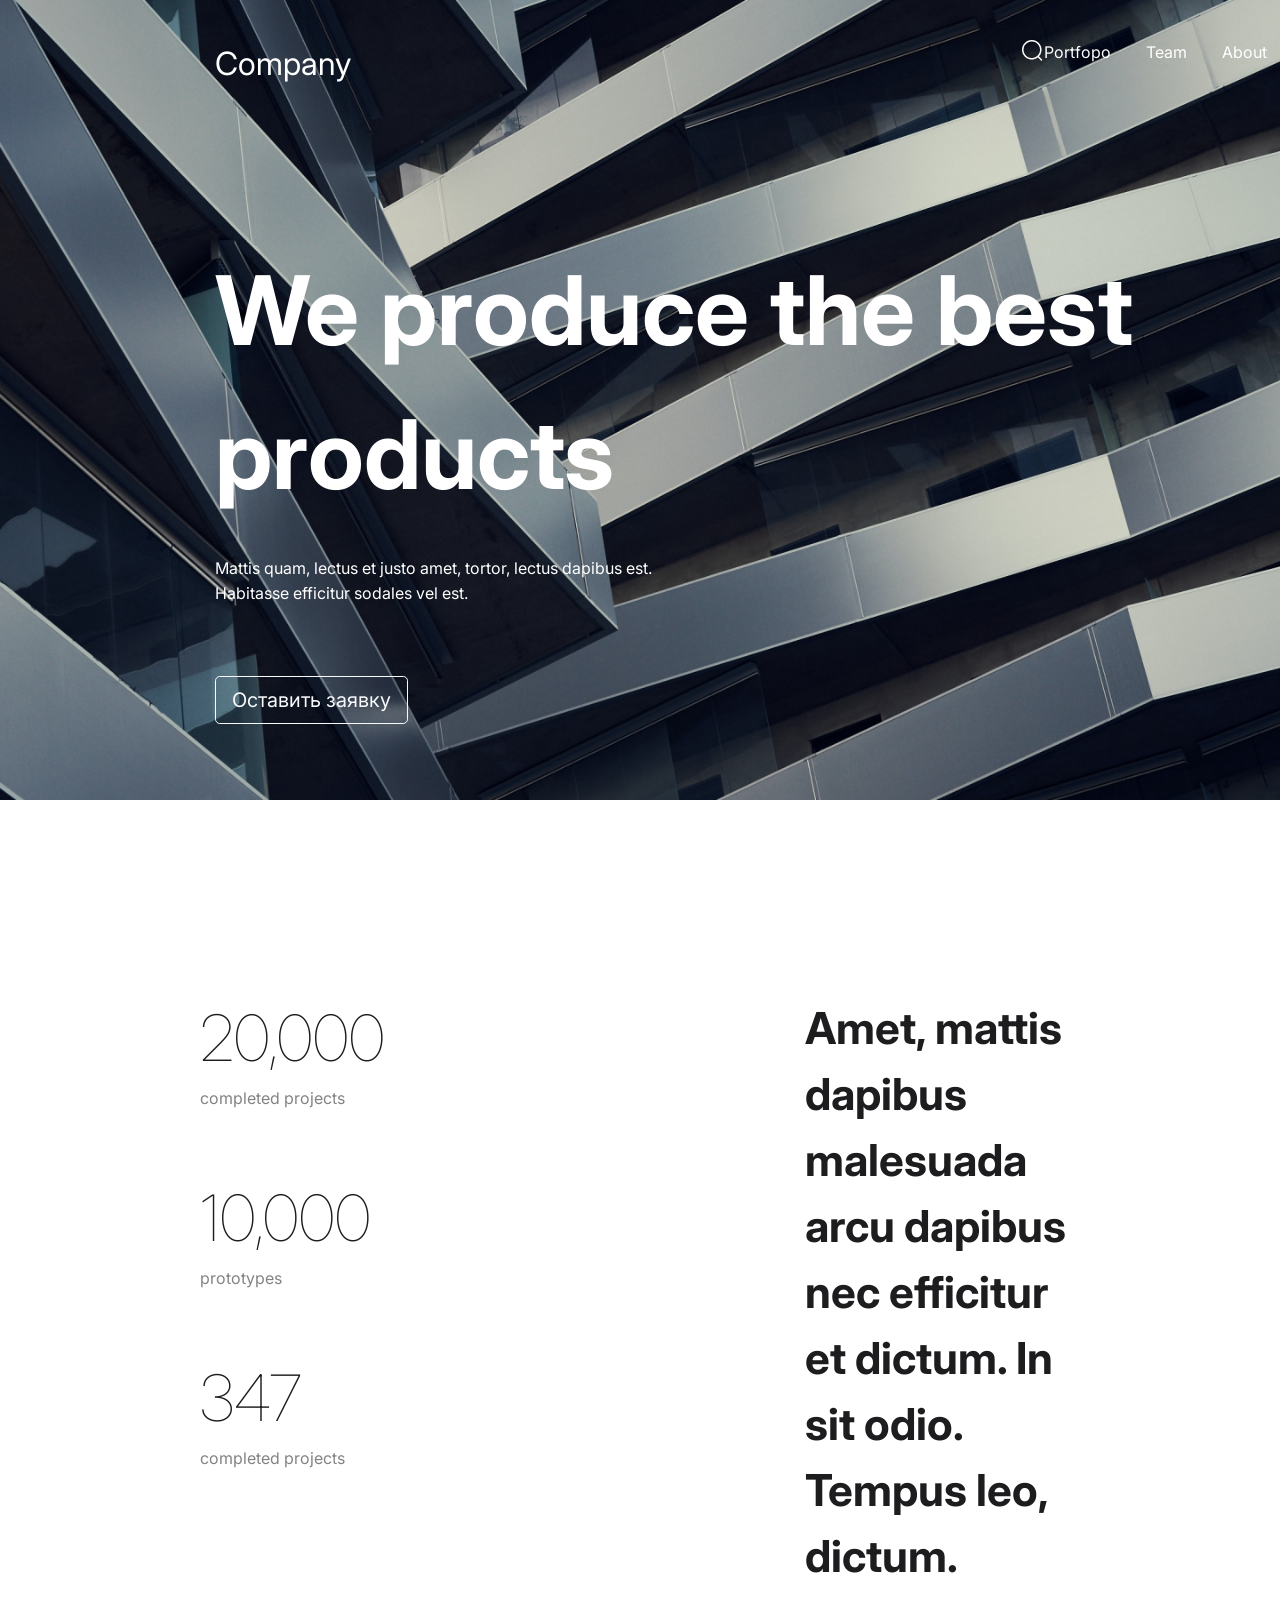
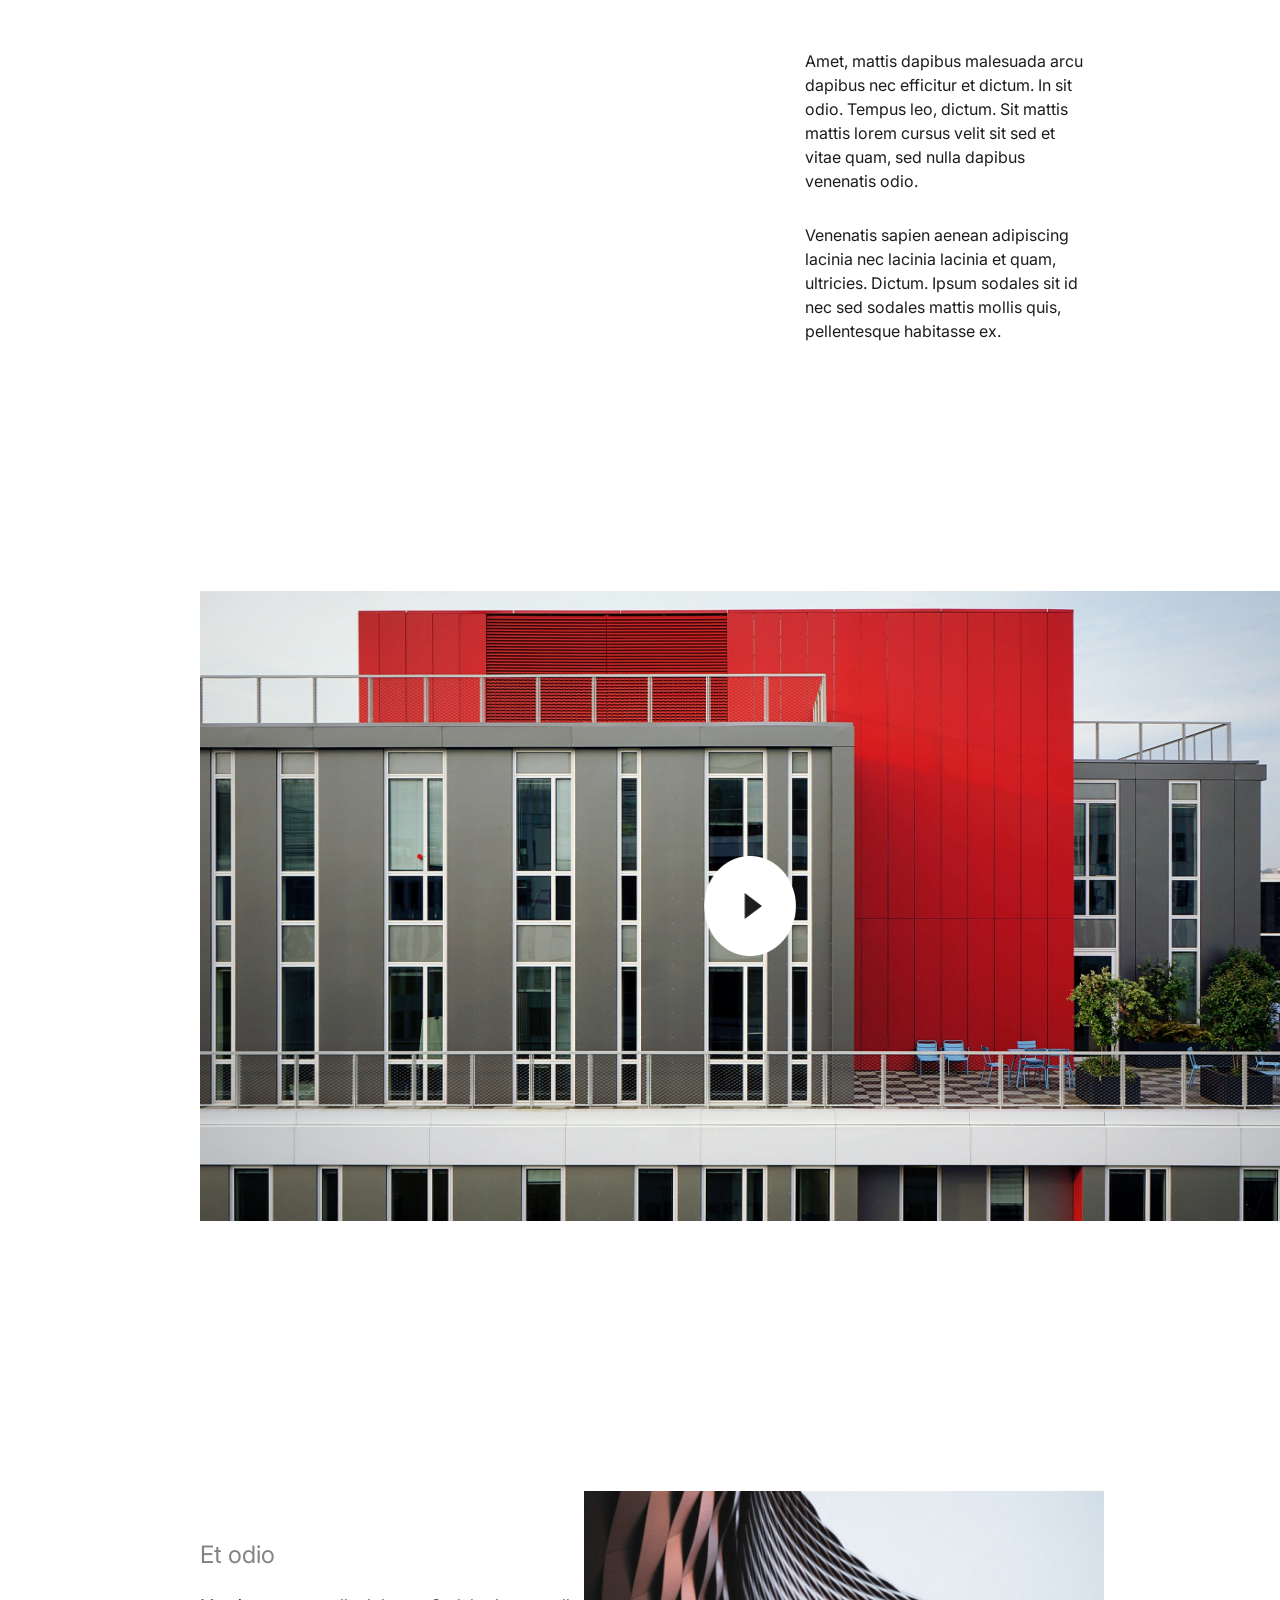
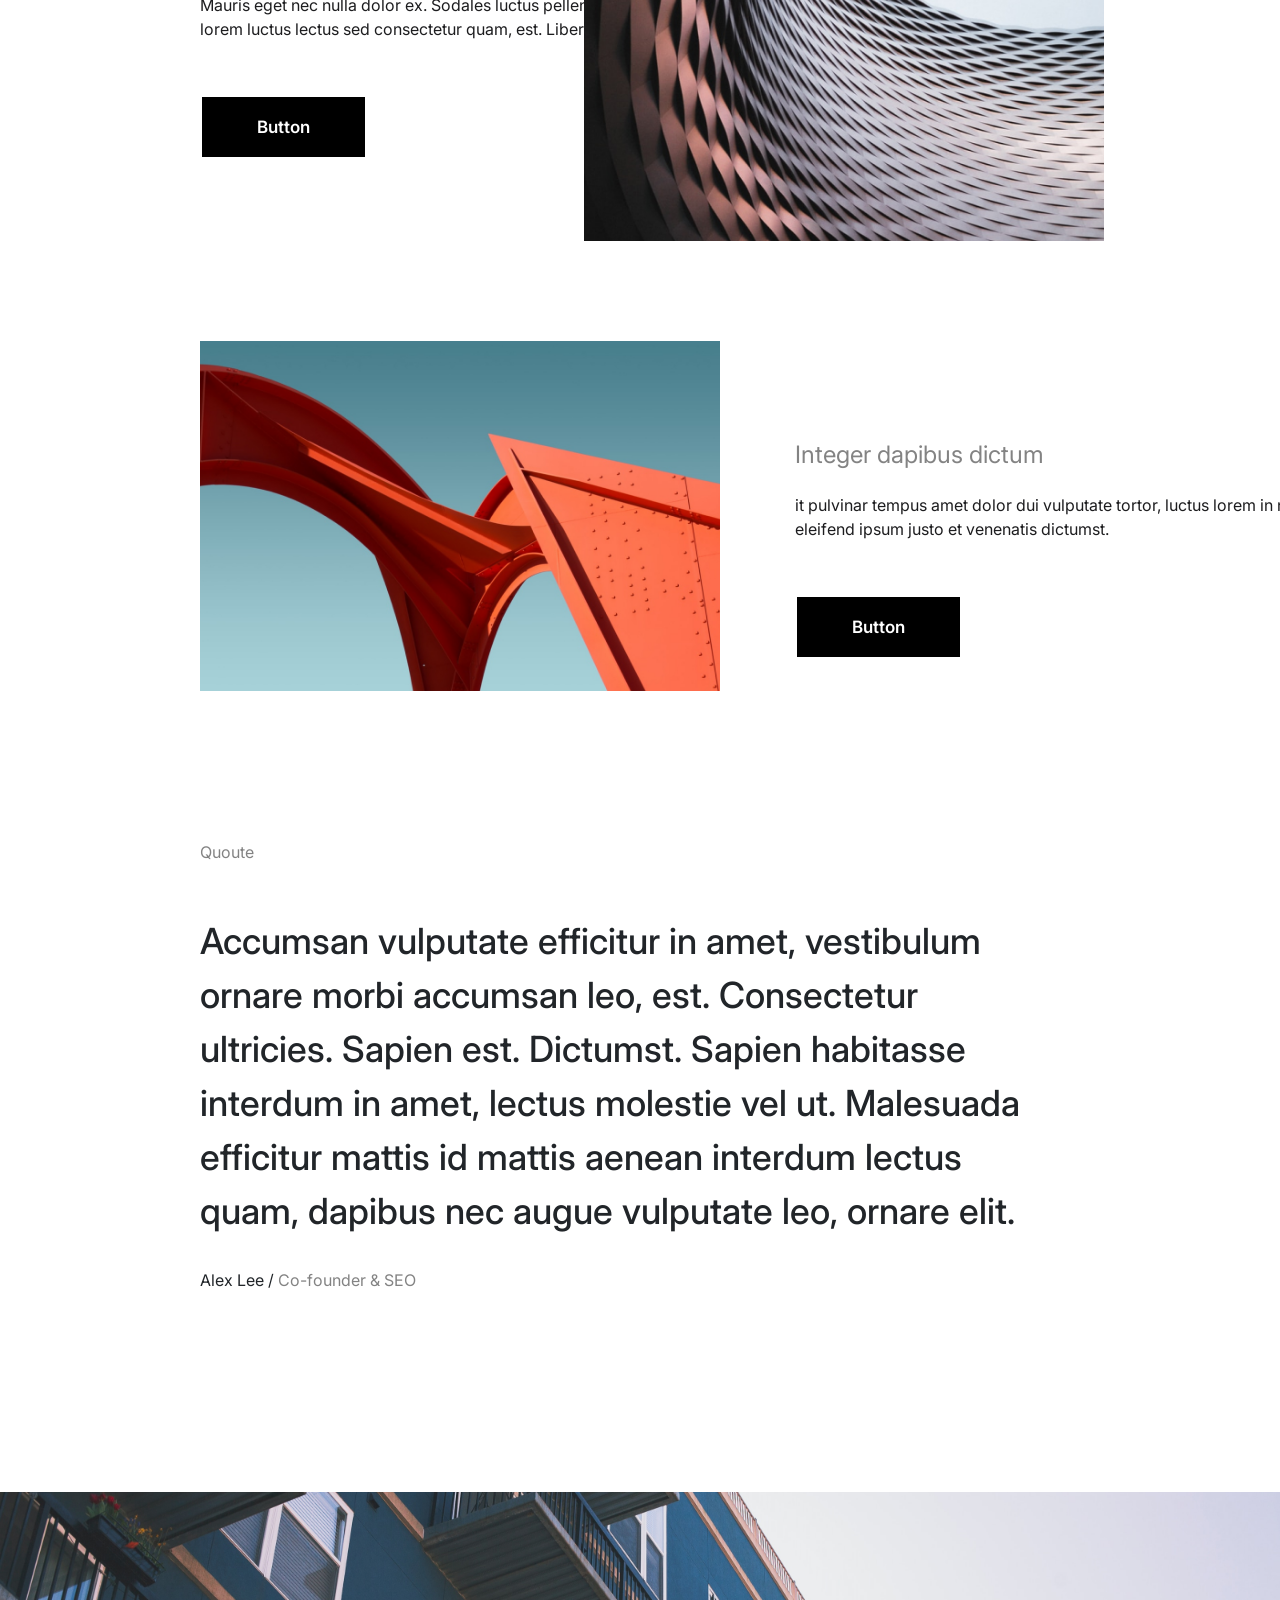
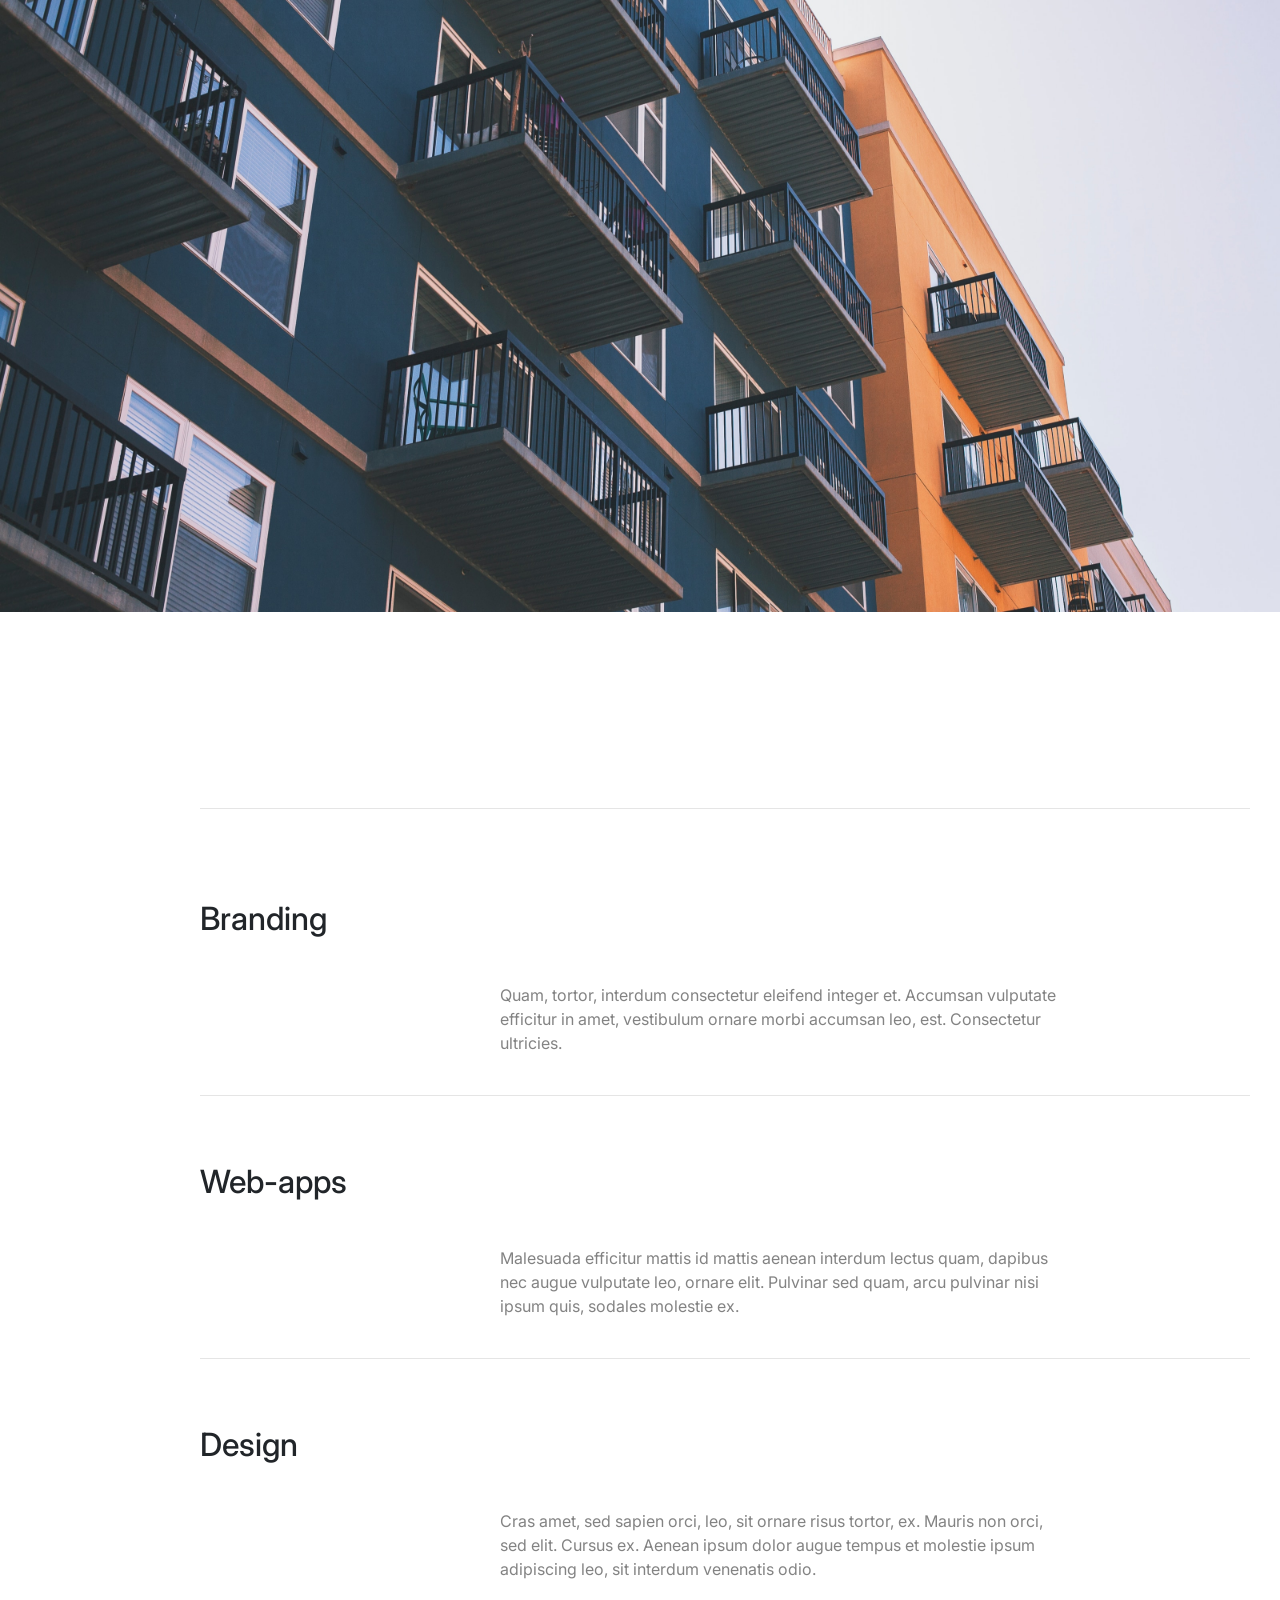
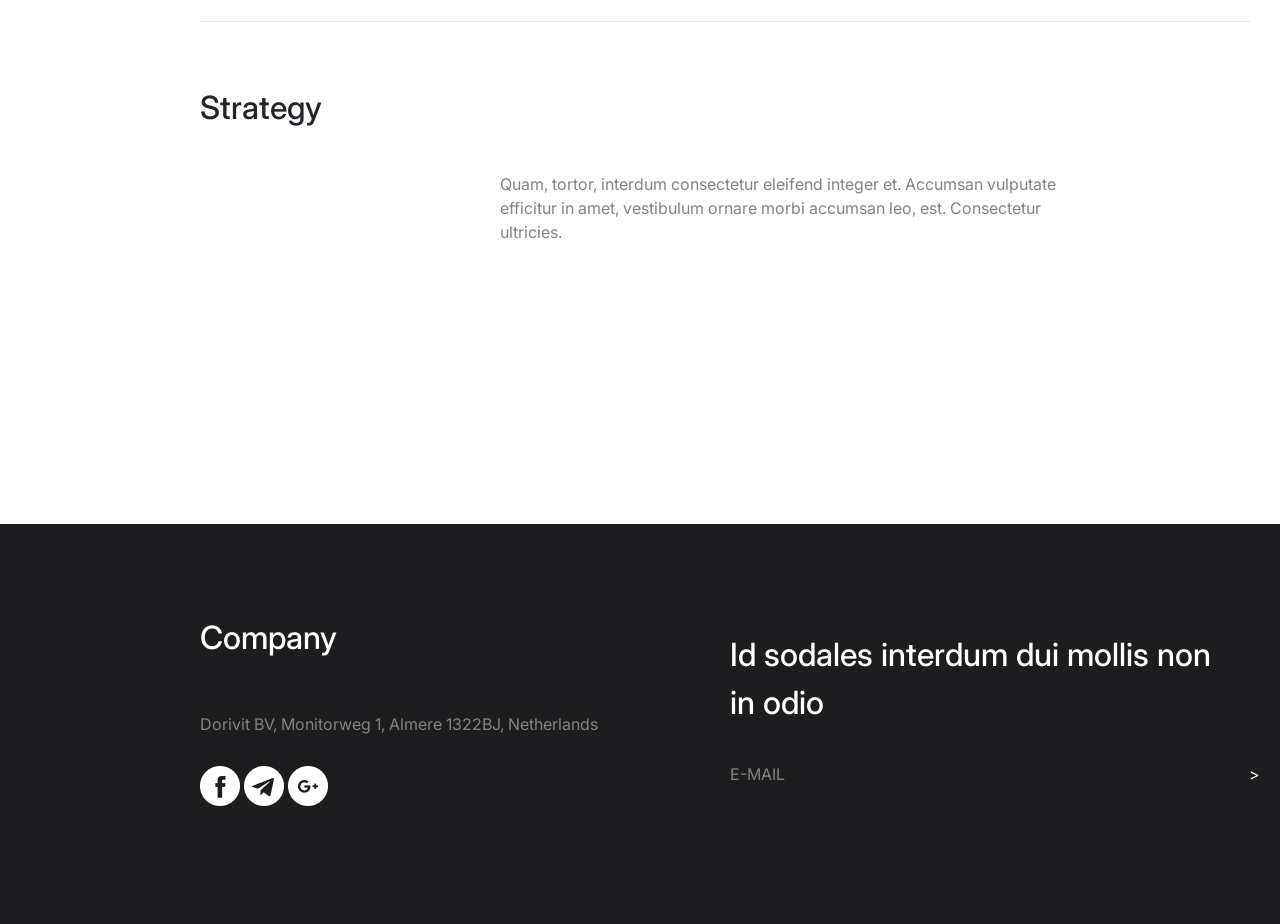
<file: www2 6лаба/www2/index.html>
<!DOCTYPE html>
<html lang="en">
<head>
    <meta charset="UTF-8">
    <meta name="viewport" content="width=\, initial-scale=1.0">
    <title>Сайтик</title>
    <link rel="preconnect" href="https://fonts.googleapis.com">
    <link rel="preconnect" href="https://fonts.gstatic.com" crossorigin>
    <link href="https://fonts.googleapis.com/css2?family=Inter:wght@300;400;500;600;700&display=swap" rel="stylesheet">
    <link rel="stylesheet" href="https://cdn.jsdelivr.net/npm/bootstrap@4.0.0/dist/css/bootstrap.min.css" integrity="sha384-Gn5384xqQ1aoWXA+058RXPxPg6fy4IWvTNh0E263XmFcJlSAwiGgFAW/dAiS6JXm" crossorigin="anonymous">
    <script src="https://cdn.jsdelivr.net/npm/bootstrap@5.0.2/dist/js/bootstrap.bundle.min.js" integrity="sha384-MrcW6ZMFYlzcLA8Nl+NtUVF0sA7MsXsP1UyJoMp4YLEuNSfAP+JcXn/tWtIaxVXM" crossorigin="anonymous"></script>
    <link rel="stylesheet" href="css/main.css">
</head>
<body>
    <header class="header">
        <div class="container">
            <div class="menu">
                <p1>Company</p1>
                <img src="img/Search.png" alt="search" class="search">
                <p>Portfopo</p>
                <p>Team</p>
                <p>About</p>
                <p>Blog</p>
                <p>Contact</p>
            </div>
            <div class="general">
                <h>We produce the best products</h>
                <p>Mattis quam, lectus et justo amet, tortor, lectus dapibus est. Habitasse efficitur sodales vel est.</p>
                <button type="button" class="btn btn-outline-light btn-lg btn-font-family" data-bs-toggle="modal" data-bs-target="#exampleModal">
                    Оставить заявку
                </button>
                    <div class="modal fade" id="exampleModal" tabindex="-1" aria-labelledby="exampleModalLabel" aria-hidden="true">
                        <div class="modal-dialog">
                        <div class="modal-content light-theme">
                            <div class="modal-header">
                                <h5 class="modal-title" style="font-size: 20px;" id="exampleModalLabel">Оставить заявку</h5>
                                <button type="button" class="btn-close" data-bs-dismiss="modal" aria-label="Закрыть"></button>
                            </div>
                            <div class="modal-body">
                                <form action="main.php" method="post">
                                    <div class="md-3">
                                        <label for="validationCustomUsername" class="form-label">Как к вам обращаться?</label>
                                        <div class="input-group has-validation">
                                        <input type="text" pattern="[A-Za-zА-Яа-яЁё]{,25}" class="form-control" id="validationCustomUsername" name="CustomUsername" aria-describedby="inputGroupPrepend" required>
                                        </div>
                                    </div>
                                    <div class="mb-3">
                                    <label for="exampleInputphonenumber" class="form-label">Введите Ваш номер телефона:</label>
                                    <input type="tel" class="form-control" pattern="[0-9]{11,}" data-format="+7 (ddd) ddd-dd-dd" class="form-control" id="exampleInputphonenumber" name="phonenumber" aria-describedby="emailHelp" required>
                                    </div>
                                    <button type="submit" class="btn btn-primary" id="done">Оставить заявку</button>
                                </form>
                            </div>
                            <div class="modal-footer">
                            <button type="button" class="btn btn-secondary" data-bs-dismiss="modal" id="closed">Закрыть</button>
                            </div>
                        </div>
                        </div>
                    </div>
            </div>
        </div>
    </header>
    <section class="section">
        <div class="text1sect">
            <p>20,000</p>
            <p1>completed projects</p1>
            <p>10,000</p>
            <p1>prototypes</p1>
            <p>347</p>
            <p1>completed projects</p1>
        </div>
        <div class="text2sect">
            <p1>Amet, mattis dapibus malesuada arcu dapibus nec efficitur et dictum. In sit odio. Tempus leo, dictum. </p1>
            <p>Amet, mattis dapibus malesuada arcu dapibus nec efficitur et dictum. In sit odio. Tempus leo, dictum. Sit mattis mattis lorem cursus velit sit sed et vitae quam, sed nulla dapibus venenatis odio.</p>
            <p>Venenatis sapien aenean adipiscing lacinia nec lacinia lacinia et quam, ultricies. Dictum. Ipsum sodales sit id nec sed sodales mattis mollis quis, pellentesque habitasse ex.</p>
        </div>
    
    </section>
    <section class="section1">
            <img style="width: 1100px;height: 630px; margin-left: 200px; margin-bottom: -700px; left: 200px; right: 200px;" src="img/videoimg.jpg" alt="photoplay">
        <section class="imgtext">
            <div class="imgtext1">
                <p1>Et odio</p1>
                <p>Mauris eget nec nulla dolor ex. Sodales luctus pellentesque cras ornare lorem luctus lectus sed consectetur quam, est. Libero, odi</p>
                <p2>Button</p2>
            </div>
            <img style="width: 520px;height: 350px;position: absolute; right: 176px;" src="img/section1img.jpg" alt="picture1" class="img1t">
        </section>
        <section class="imgtext2">
            <img style="width: 520px; height: 350px;margin-left: 200px; margin-top: 200px;" src="img/section2img.jpg" alt="picture2">
            <div class="imgtext3">
                <p1>Integer dapibus dictum</p1>
                <p>it pulvinar tempus amet dolor dui vulputate tortor, luctus lorem in nunc eleifend ipsum justo et venenatis dictumst.</p>
                <p2>Button</p2>
            </div>
        </section >
            <section class="justtext">
                <div class="justtext1">
                    <p1 style="font-size: 16px;color: #838383;">Quoute</p1>
                    <p style="font-weight: 500;font-size: 36px;margin-top: 50px;width: 820px;margin-bottom: 30px;">Accumsan vulputate efficitur in amet, vestibulum ornare morbi accumsan leo, est. Consectetur ultricies. Sapien est. Dictumst. Sapien habitasse interdum in amet, lectus molestie vel ut. Malesuada efficitur mattis id mattis aenean interdum lectus quam, dapibus nec augue vulputate leo, ornare elit.</p>
                    <p2 style="font-size: 16px;">Alex Lee /</p2>
                    <p3 style="font-size: 16px;color: #838383;"> Co-founder & SEO</p3>
                </div>
            </section>
        <img style="width: 100%; height: auto; margin-top: 200px;" src="img/section3img.jpg" alt="pict" class="justpic">
        <section class="footer0">
            <div class="fot0text">
                <hr style="margin-top: 190px;width: 1050px;margin-bottom: 40px;">
                <div class="nav">
                    <p>Branding</p>
                    <p1>Quam, tortor, interdum consectetur eleifend integer et. Accumsan vulputate efficitur in amet, vestibulum ornare morbi accumsan leo, est. Consectetur ultricies.</p1>
                </div>
                <hr style="margin-top: 190px;width: 1050px;margin-top: 40px;">
                <div class="nav">
                    <p>Web-apps</p>
                    <p1>Malesuada efficitur mattis id mattis aenean interdum lectus quam, dapibus nec augue vulputate leo, ornare elit. Pulvinar sed quam, arcu pulvinar nisi ipsum quis, sodales molestie ex.</p1>
                </div>  
                <hr style="margin-top: 190px;width: 1050px;margin-top: 40px;">
                <div class="nav">
                    <p>Design</p>
                <p1>Cras amet, sed sapien orci, leo, sit ornare risus tortor, ex. Mauris non orci, sed elit. Cursus ex. Aenean ipsum dolor augue tempus et molestie ipsum adipiscing leo, sit interdum venenatis odio.</p1>
                </div>
                <hr style="margin-top: 190px;width: 1050px;margin-top: 40px;">
                <div class="nav">
                    <p>Strategy</p>
                    <p1>Quam, tortor, interdum consectetur eleifend integer et. Accumsan vulputate efficitur in amet, vestibulum ornare morbi accumsan leo, est. Consectetur ultricies.</p1>
                </div>
            </div>
        </section>
    </section>
    
    <footer class="footer">
        <div class="footertext">
            <p>Company</p>
            <!-- <p0 style="width: 500px; margin-right: 270px;font-size: 32px;color: #fff;font-weight: 500;display: inline;">Id sodales interdum dui mollis non in odio</p0> -->
            <p1>Dorivit BV, Monitorweg 1, Almere 1322BJ, Netherlands</p1>
        </div>
        <div class="socialmedia">
            <img src="img/fb.png" alt="facebook">
            <img src="img/tg.png" alt="tg">
            <img src="img/google.png" alt="google">
        </div>
        <div class="emailetc">
            <p>Id sodales interdum dui mollis non in odio</p>
            <p1>E-MAIL</p1>
            <p2 style="color: #fff;">></p2>
            <hr align="left" size="1" style="color: #838383; width: 540px;margin-top: 20px;">
        </div>
    </footer>
    <script src="main.js"></script>
</body>
</html>
</file>
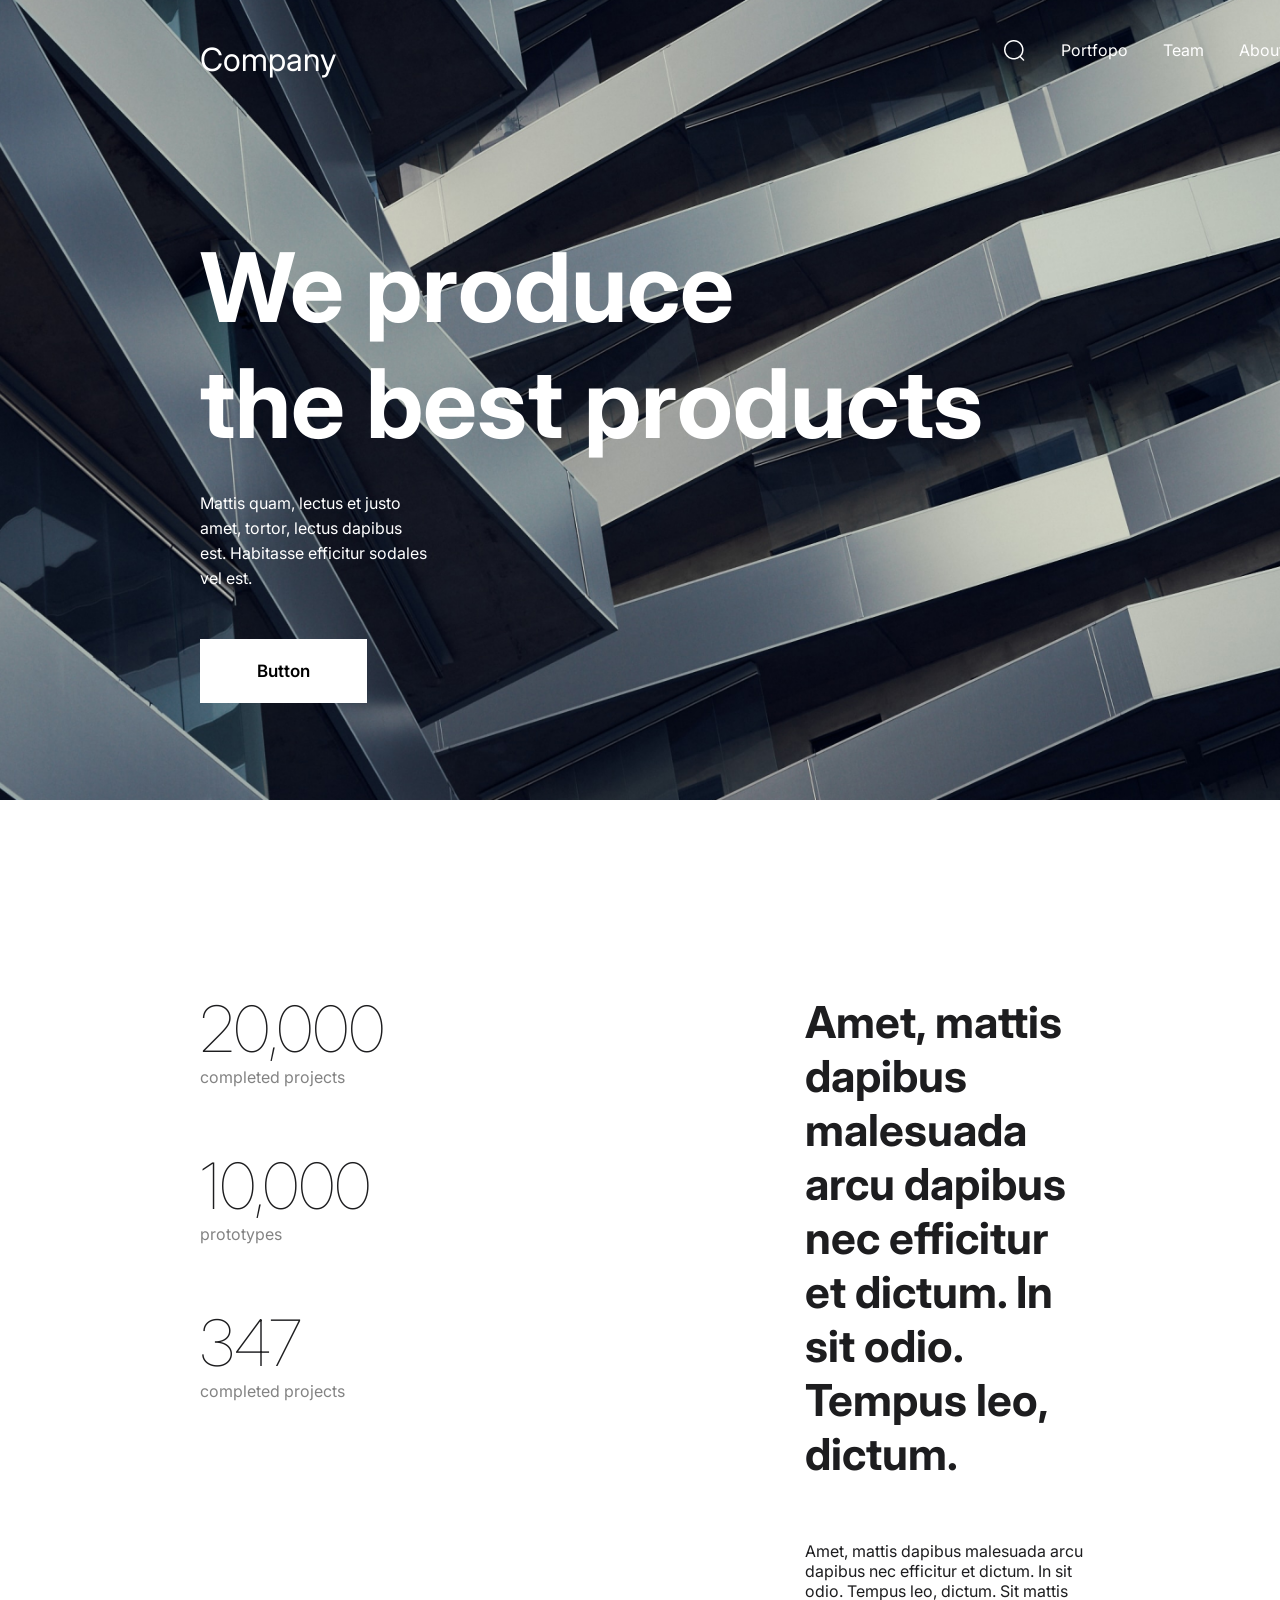
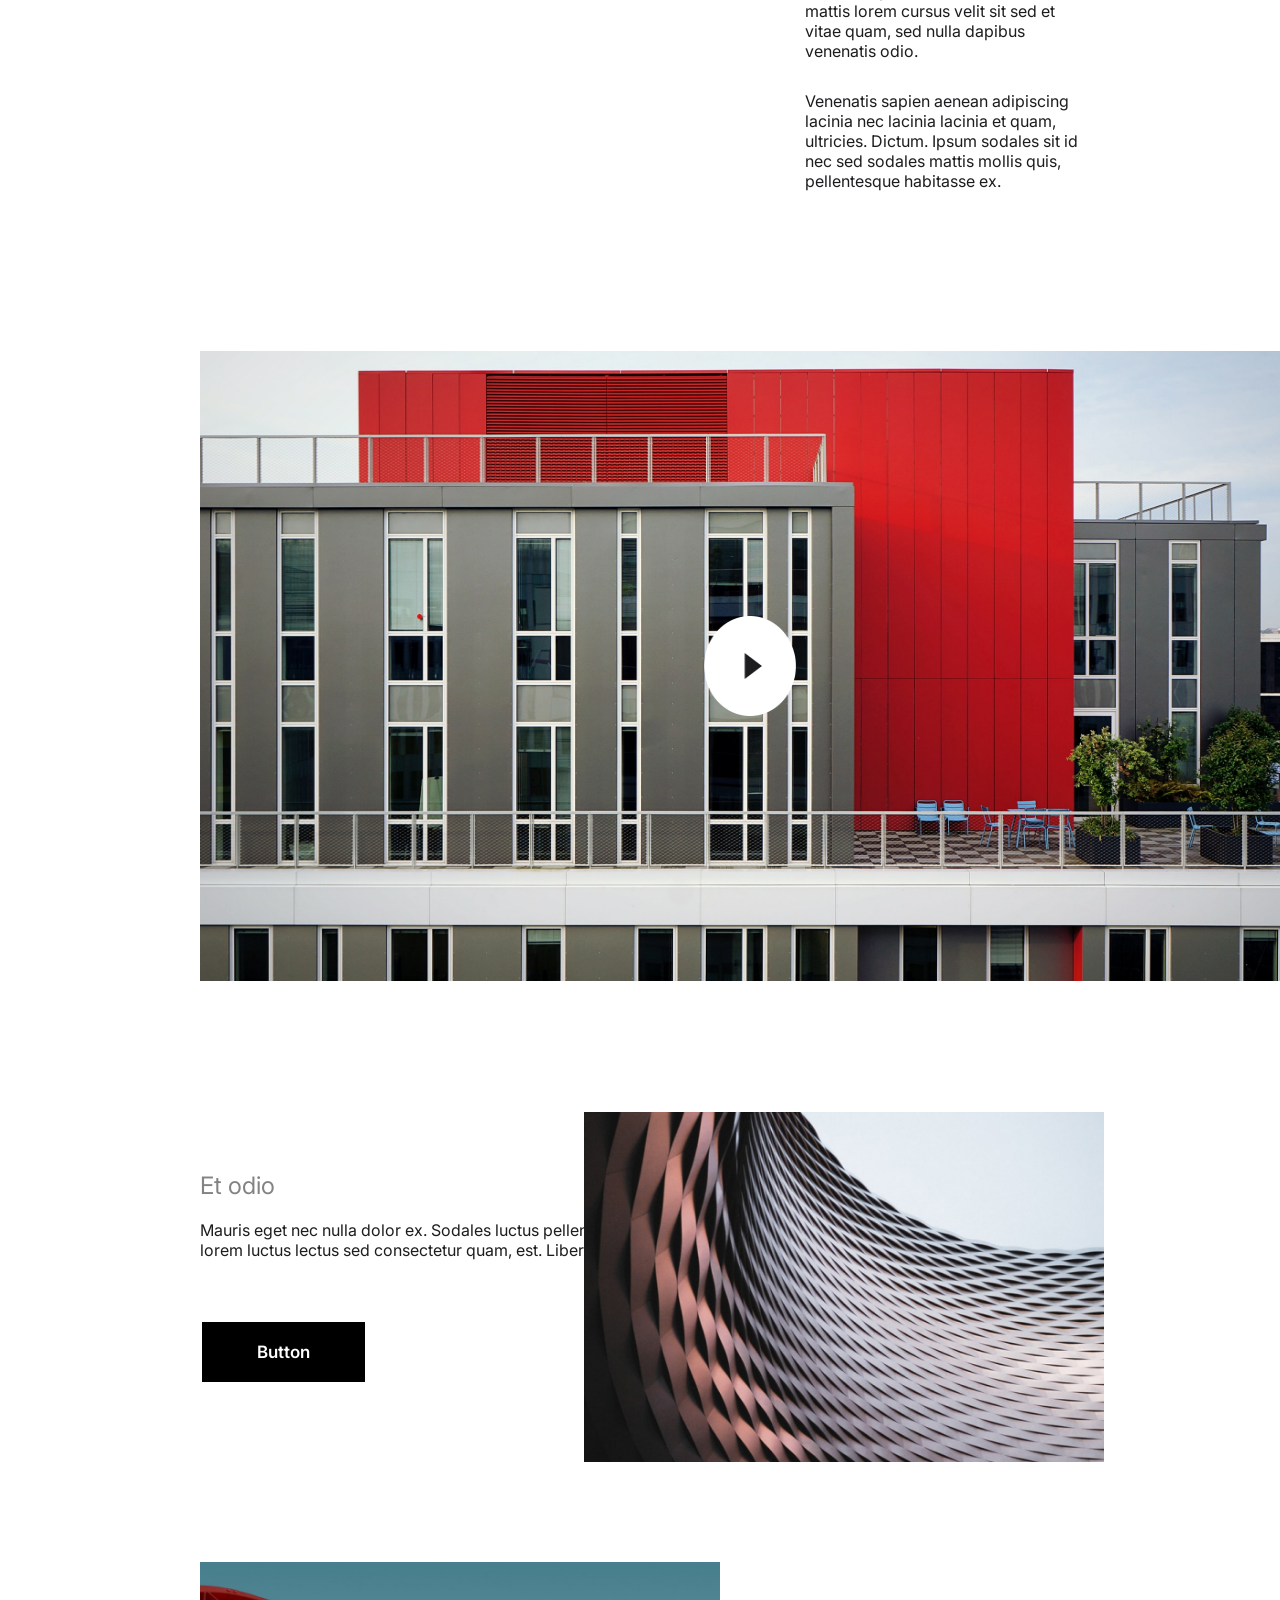
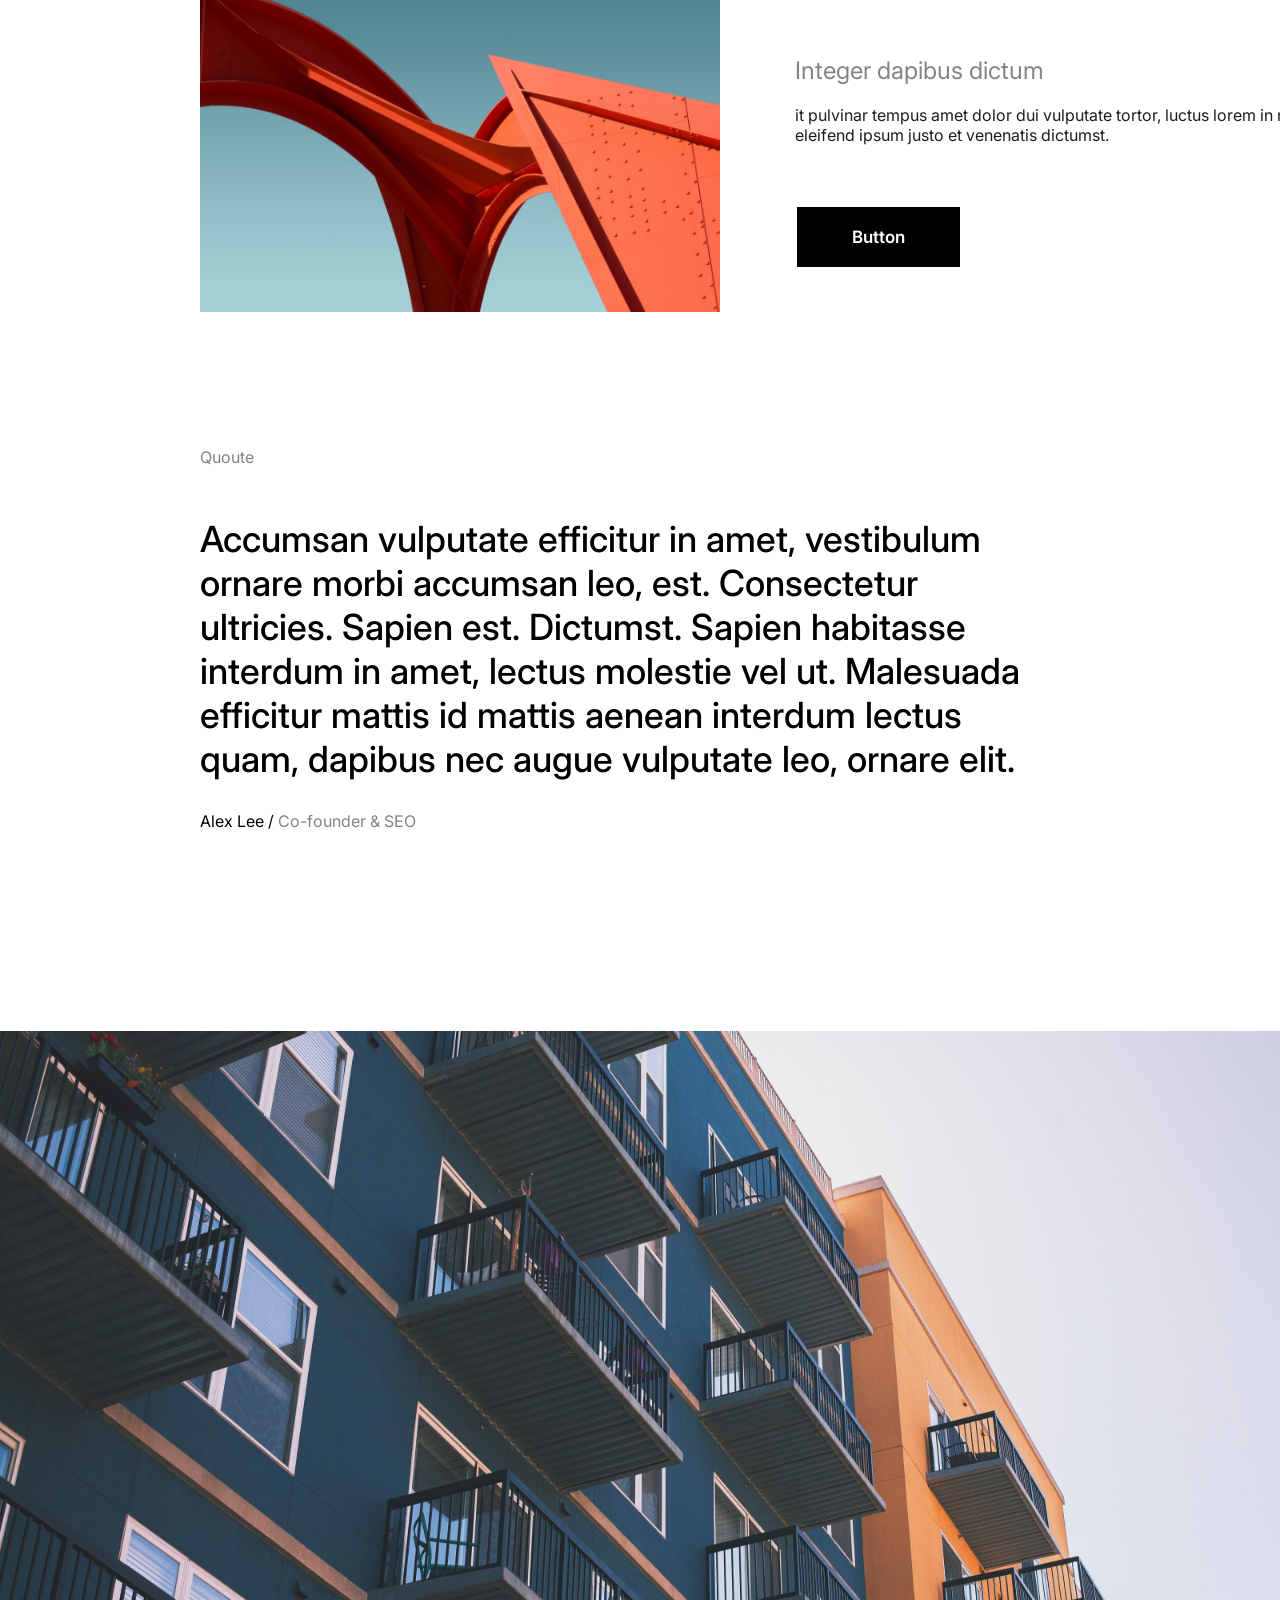
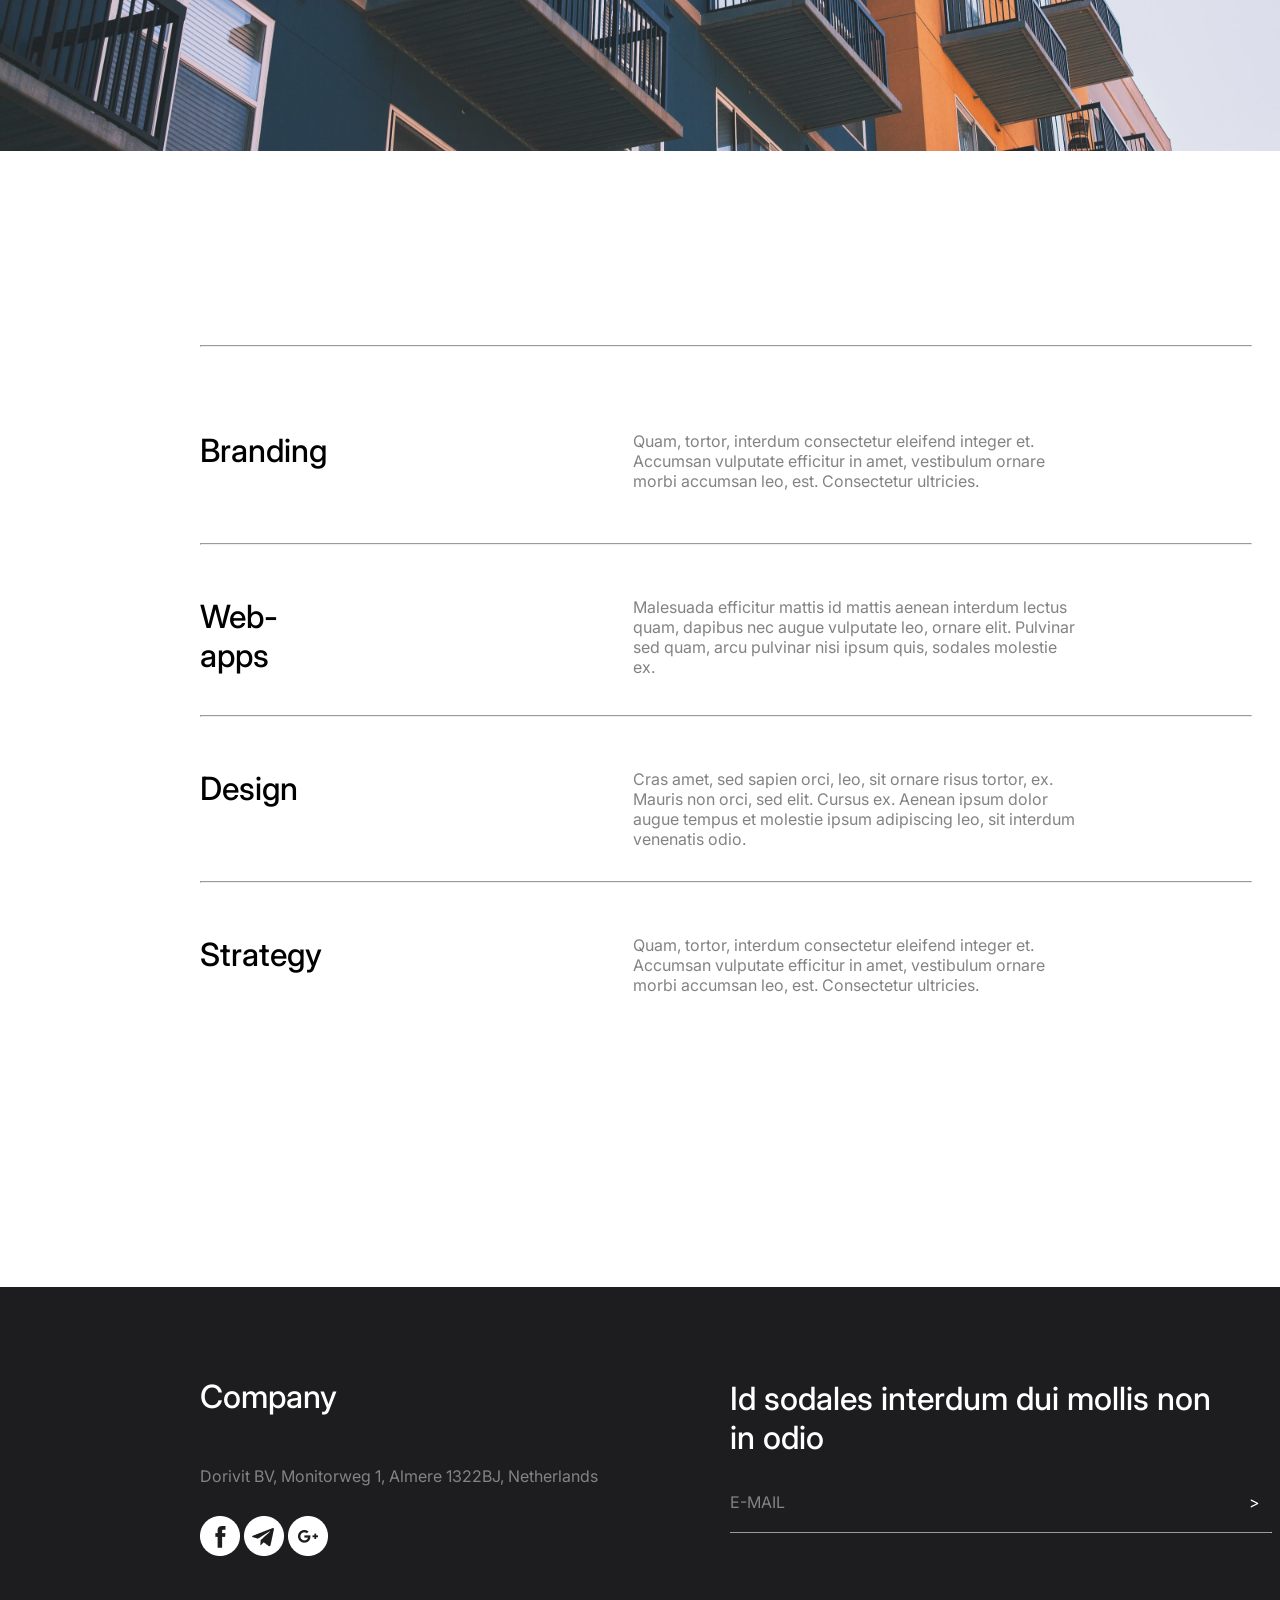
<file: www2 6лаба/www2/сайти ыки/index.html>
<!DOCTYPE html>
<html lang="en">
<head>
    <meta charset="UTF-8">
    <meta name="viewport" content="width=\, initial-scale=1.0">
    <title>Сайтик</title>
    <link rel="preconnect" href="https://fonts.googleapis.com">
    <link rel="preconnect" href="https://fonts.gstatic.com" crossorigin>
    <link href="https://fonts.googleapis.com/css2?family=Inter:wght@300;400;500;600;700&display=swap" rel="stylesheet">
    <link rel="stylesheet" href="css/main.css">
</head>
<body>
    <header class="header">
        <div class="container">
            <div class="menu">
                <p1>Company</p1>
                <img src="img/Search.png" alt="search" class="search">
                <p>Portfopo</p>
                <p>Team</p>
                <p>About</p>
                <p>Blog</p>
                <p>Contact</p>
            </div>
            <div class="general">
                <h>We produce                       the best products</h>
                <p>Mattis quam, lectus et justo amet, tortor, lectus dapibus est. Habitasse efficitur sodales vel est.</p>
                <p1>Button</p1>
            </div>
        </div>
    </header>
    <section class="section">
        <div class="text1sect">
            <p>20,000</p>
            <p1>completed projects</p1>
            <p>10,000</p>
            <p1>prototypes</p1>
            <p>347</p>
            <p1>completed projects</p1>
        </div>
        <div class="text2sect">
            <p1>Amet, mattis dapibus malesuada arcu dapibus nec efficitur et dictum. In sit odio. Tempus leo, dictum. </p1>
            <p>Amet, mattis dapibus malesuada arcu dapibus nec efficitur et dictum. In sit odio. Tempus leo, dictum. Sit mattis mattis lorem cursus velit sit sed et vitae quam, sed nulla dapibus venenatis odio.</p>
            <p>Venenatis sapien aenean adipiscing lacinia nec lacinia lacinia et quam, ultricies. Dictum. Ipsum sodales sit id nec sed sodales mattis mollis quis, pellentesque habitasse ex.</p>
        </div>
    
    </section>
    <img style="width: 1100px;height: 630px; position: absolute; left: 200px; right: 200px;" src="img/videoimg.jpg" alt="photoplay">
    <section class="imgtext">
        <div class="imgtext1">
            <p1>Et odio</p1>
            <p>Mauris eget nec nulla dolor ex. Sodales luctus pellentesque cras ornare lorem luctus lectus sed consectetur quam, est. Libero, odi</p>
            <p2>Button</p2>
        </div>
        <img style="width: 520px;height: 350px;position: absolute; right: 176px;" src="img/section1img.jpg" alt="picture1" class="img1t">
    </section>
    <section class="imgtext2">
        <img style="width: 520px; height: 350px;margin-left: 200px; margin-top: 200px;" src="img/section2img.jpg" alt="picture2">
        <div class="imgtext3">
            <p1>Integer dapibus dictum</p1>
            <p>it pulvinar tempus amet dolor dui vulputate tortor, luctus lorem in nunc eleifend ipsum justo et venenatis dictumst.</p>
            <p2>Button</p2>
        </div>
    </section>
    <section class="justtext">
        <div class="justtext1">
            <p1 style="font-size: 16px;color: #838383;">Quoute</p1>
            <p style="font-weight: 500;font-size: 36px;margin-top: 50px;width: 820px;margin-bottom: 30px;">Accumsan vulputate efficitur in amet, vestibulum ornare morbi accumsan leo, est. Consectetur ultricies. Sapien est. Dictumst. Sapien habitasse interdum in amet, lectus molestie vel ut. Malesuada efficitur mattis id mattis aenean interdum lectus quam, dapibus nec augue vulputate leo, ornare elit.</p>
            <p2 style="font-size: 16px;">Alex Lee /</p2>
            <p3 style="font-size: 16px;color: #838383;"> Co-founder & SEO</p3>
        </div>
    </section>
    <img style="width: 100%; height: auto; margin-top: 200px;" src="img/section3img.jpg" alt="pict" class="justpic">
    <section class="footer0">
        <div class="fot0text">
            <hr style="margin-top: 190px;width: 1050px;margin-bottom: 40px;">
            <div class="nav">
                <p>Branding</p>
                <p1>Quam, tortor, interdum consectetur eleifend integer et. Accumsan vulputate efficitur in amet, vestibulum ornare morbi accumsan leo, est. Consectetur ultricies.</p1>
            </div>
            <hr style="margin-top: 190px;width: 1050px;margin-top: 40px;">
            <div class="nav">
                <p>Web-apps</p>
                <p1>Malesuada efficitur mattis id mattis aenean interdum lectus quam, dapibus nec augue vulputate leo, ornare elit. Pulvinar sed quam, arcu pulvinar nisi ipsum quis, sodales molestie ex.</p1>
            </div>  
            <hr style="margin-top: 190px;width: 1050px;margin-top: 40px;">
            <div class="nav">
                <p>Design</p>
            <p1>Cras amet, sed sapien orci, leo, sit ornare risus tortor, ex. Mauris non orci, sed elit. Cursus ex. Aenean ipsum dolor augue tempus et molestie ipsum adipiscing leo, sit interdum venenatis odio.</p1>
            </div>
            <hr style="margin-top: 190px;width: 1050px;margin-top: 40px;">
            <div class="nav">
                <p>Strategy</p>
                <p1>Quam, tortor, interdum consectetur eleifend integer et. Accumsan vulputate efficitur in amet, vestibulum ornare morbi accumsan leo, est. Consectetur ultricies.</p1>
            </div>
        </div>
    </section>
    <footer class="footer">
        <div class="footertext">
            <p>Company</p>
            <!-- <p0 style="width: 500px; margin-right: 270px;font-size: 32px;color: #fff;font-weight: 500;display: inline;">Id sodales interdum dui mollis non in odio</p0> -->
            <p1>Dorivit BV, Monitorweg 1, Almere 1322BJ, Netherlands</p1>
        </div>
        <div class="socialmedia">
            <img src="img/fb.png" alt="facebook">
            <img src="img/tg.png" alt="tg">
            <img src="img/google.png" alt="google">
        </div>
        <div class="emailetc">
            <p>Id sodales interdum dui mollis non in odio</p>
            <p1>E-MAIL</p1>
            <p2 style="color: #fff;">></p2>
            <hr align="left" size="1" style="color: #838383; width: 540px;margin-top: 20px;">
        </div>
    </footer>
</body>
</html>
</file>
<file: www2 6лаба/www2/css/main.css>
html, body, div, span, applet, object, iframe,
h1, h2, h3, h4, h5, h6, p, blockquote, pre,
a, abbr, acronym, address, big, cite, code,
del, dfn, em, img, ins, kbd, q, s, samp,
small, strike, strong, sub, sup, tt, var,
b, u, i, center,
dl, dt, dd, ol, ul, li,
fieldset, form, label, legend,
table, caption, tbody, tfoot, thead, tr, th, td,
article, aside, canvas, details, embed,
figure, figcaption, footer, header, hgroup,
menu, nav, output, ruby, section, summary,
time, mark, audio, video {
    margin: 0;
	padding: 0;
	border: 0;
	font-size: 100%;
	vertical-align: baseline;
}

body {
    font-family: 'Inter', sans-serif;
    color: 000;
    font-size: 16px;
}

header {
    background: url(../img/bgheader.jpg) no-repeat center;
    background-size: cover;
    background-clip: border-box;
    height: 800px;
}

.container {
    margin-left: 200px;
    margin-right: 200px;
}

.menu p1{
    margin-right: 666px;
    font-size: 32px;
    margin-top: 40px;
}

.search {
    width: 24px;
    height: 24px;
    margin-left: 3px;
    margin-top: 38px;
}

.menu {
    display: flex;
    color: #FFFFFF;
}

.menu p1{
    margin-right: 666px;
}

.menu p {
    margin-top: 40px;
    margin-right: 35px;

}

.general {
    color: #FFFFFF;
    margin-top: 150px;

}

h {
    font-size: 96px;
    font-weight: bold;
    white-space: pre-wrap;
}

.general p {
    font-size: 16px;
    margin-top: 30px;
    margin-right: 650px;
    line-height: 25px;
    margin-bottom: 70px;
}

/* .general p1 {
    font-size: 17px;
    font-weight: 600;  
    color: black;
    border: 2px solid #fff;
    padding: 20px 55px 20px 55px;
    background-color: #fff; */
/* } */

.section {
    margin-left: 200px;
    margin-top: 130px;
    display: flex;
    margin-bottom: 190px;
    margin-right: 200px;

}

.text1sect {
    margin-right: 420px;
    color: #1D1D1F;
}

.text1sect p{
    font-size: 64px;
    font-weight: 30;
    margin-top: 60px;
}

.text1sect p1 {
    padding-bottom: 60px; 
    color: #838383;
    font-size: 16px; 
}

.text2sect {
    margin-top: 65px;
    margin-right: -10px;
    color: #1D1D1F;
}

.text2sect p1 {
    font-weight: 700;
    font-size: 44px;
}

.text2sect p {
    font-size: 16px;
    font-weight: 400;
    margin-top: 60px;
    margin-bottom: -30px;
}

.imgtext {
    margin-top: 1010px;
    margin-left: 200px;
}

.imgtext1 p1 {
    font-size: 24px;
    color: #838383;
}

.imgtext1 p {
    font-size: 16px;
    color: #1D1D1F;
    margin-top: 20px;
    margin-bottom: -100px;
    width: 570px;
    height: 222px;
}

.imgtext1 p2 {
    font-size: 17px;
    font-weight: 600;  
    color: white;
    border: 2px solid #fff;
    padding: 20px 55px 20px 55px;
    background-color: black;
}
.img1t {
    margin-top: -250px;
}

.imgtext3 {
    margin-left: 795px;
    margin-top: -260px;
}
.imgtext3 p1 {
    font-size: 24px;
    color: #838383;
}

.imgtext3 p {
    font-size: 16px;
    color: #1D1D1F;
    margin-top: 20px;
    margin-bottom: -100px;
    width: 570px;
    height: 222px;
    width: 525px;
}

.imgtext3 p2 {
    font-size: 17px;
    font-weight: 600;  
    color: white;
    border: 2px solid #fff;
    padding: 20px 55px 20px 55px;
    background-color: black;
}

.justtext {
    margin-left: 200px;
    margin-right: 580px;
    margin-top: 200px;
}

.fot0text  {
    margin-left: 200px;
}

.fot0text p {
    font-size: 32px;
    font-weight: 500;
    margin-top: 40px;
    width: 170px;
}

.fot0text p1 {
    font-size: 16px;
    color: #838383;
    width: 570px;
    height: 72px;
    margin-left: 300px;
    margin-right: 200px;
    margin-top: 40px;
}
.nav {
    display: flex;
}

.fot0text hr {
    display: inline-block;
}

.footer {
    width: 1470px;
    height: 400px;
    background-color: #1D1D1F;
}

.footertext {
    margin-top: 280px;
}

.footertext p {
    width: 501px;
    font-size: 32px;
    color: #fff;
    font-weight: 500;
    margin-right: 480px;
    margin-left: 200px;
    padding-top: 90px;
}

.footertext p1 {
    color: #838383;
    font-size: 16px;
    font-weight: 400;
    display: flex;
    margin-left: 200px;
    margin-top: 50px;
}

.socialmedia {
    margin-left: 200px;
    margin-top: 30px;
}

.emailetc {
    margin-top: -181px;
    margin-left: 730px;
    margin-right: 200px;
}

.emailetc p {
    color: #fff;
    font-size: 32px;
    font-weight: 500;
    margin-right: 50px;
    margin-bottom: 35px;
}

.emailetc p1 {
    margin-top: 34px;
    margin-right: 460px;
    margin-bottom: 24px;
    color: #838383;
}

.dropdown{
    margin-left: auto;
}

.btn-square {    
    font-size: 17px;
    font-weight: 600;  
    color: black;
    text-align: center;
    border: 2px solid #fff;
    padding: 20px 55px 20px 55px;
    background-color: #fff;
    /* восстанавливаем свойству значение по умолчанию */
}

.light-theme{
    color: #333333;
    background-color: #bdbfb4;
}
</file>
<file: www2 6лаба/www2/сайти ыки/css/main.css>
html, body, div, span, applet, object, iframe,
h1, h2, h3, h4, h5, h6, p, blockquote, pre,
a, abbr, acronym, address, big, cite, code,
del, dfn, em, img, ins, kbd, q, s, samp,
small, strike, strong, sub, sup, tt, var,
b, u, i, center,
dl, dt, dd, ol, ul, li,
fieldset, form, label, legend,
table, caption, tbody, tfoot, thead, tr, th, td,
article, aside, canvas, details, embed,
figure, figcaption, footer, header, hgroup,
menu, nav, output, ruby, section, summary,
time, mark, audio, video {
    margin: 0;
	padding: 0;
	border: 0;
	font-size: 100%;
	vertical-align: baseline;
}

body {
    font-family: 'Inter', sans-serif;
    color: 000;
    font-size: 16px;
}

header {
    background: url(../img/bgheader.jpg) no-repeat center;
    background-size: cover;
    background-clip: border-box;
    height: 800px;
}

.container {
    margin-left: 200px;
    margin-right: 200px;
}

.menu p1{
    margin-right: 666px;
    font-size: 32px;
    margin-top: 40px;
}

.search {
    width: 24px;
    height: 24px;
    margin-right: 35px;
    margin-top: 38px;
}

.menu {
    display: flex;
    color: #FFFFFF;
}

.menu p1{
    margin-right: 666px;
}

.menu p {
    margin-top: 40px;
    margin-right: 35px;

}

.general {
    color: #FFFFFF;
    margin-top: 150px;

}

h {
    font-size: 96px;
    font-weight: bold;
    white-space: pre-wrap;
}

.general p {
    font-size: 16px;
    margin-top: 30px;
    margin-right: 650px;
    line-height: 25px;
    margin-bottom: 70px;
}

.general p1 {
    font-size: 17px;
    font-weight: 600;  
    color: black;
    border: 2px solid #fff;
    padding: 20px 55px 20px 55px;
    background-color: #fff;
}

.section {
    margin-left: 200px;
    margin-top: 130px;
    display: flex;
    margin-bottom: 190px;
    margin-right: 200px;

}

.text1sect {
    margin-right: 420px;
    color: #1D1D1F;
}

.text1sect p{
    font-size: 64px;
    font-weight: 30;
    margin-top: 60px;
}

.text1sect p1 {
    padding-bottom: 60px; 
    color: #838383;
    font-size: 16px; 
}

.text2sect {
    margin-top: 65px;
    margin-right: -10px;
    color: #1D1D1F;
}

.text2sect p1 {
    font-weight: 700;
    font-size: 44px;
}

.text2sect p {
    font-size: 16px;
    font-weight: 400;
    margin-top: 60px;
    margin-bottom: -30px;
}

.imgtext {
    margin-top: 1010px;
    margin-left: 200px;
}

.imgtext1 p1 {
    font-size: 24px;
    color: #838383;
}

.imgtext1 p {
    font-size: 16px;
    color: #1D1D1F;
    margin-top: 20px;
    margin-bottom: -100px;
    width: 570px;
    height: 222px;
}

.imgtext1 p2 {
    font-size: 17px;
    font-weight: 600;  
    color: white;
    border: 2px solid #fff;
    padding: 20px 55px 20px 55px;
    background-color: black;
}
.img1t {
    margin-top: -250px;
}

.imgtext3 {
    margin-left: 795px;
    margin-top: -260px;
}
.imgtext3 p1 {
    font-size: 24px;
    color: #838383;
}

.imgtext3 p {
    font-size: 16px;
    color: #1D1D1F;
    margin-top: 20px;
    margin-bottom: -100px;
    width: 570px;
    height: 222px;
    width: 525px;
}

.imgtext3 p2 {
    font-size: 17px;
    font-weight: 600;  
    color: white;
    border: 2px solid #fff;
    padding: 20px 55px 20px 55px;
    background-color: black;
}

.justtext {
    margin-left: 200px;
    margin-right: 580px;
    margin-top: 200px;
}

.fot0text  {
    margin-left: 200px;
}

.fot0text p {
    font-size: 32px;
    font-weight: 500;
    margin-top: 40px;
    width: 170px;
}

.fot0text p1 {
    font-size: 16px;
    color: #838383;
    width: 570px;
    height: 72px;
    margin-left: 300px;
    margin-right: 200px;
    margin-top: 40px;
}
.nav {
    display: flex;
}

.fot0text hr {
    display: inline-block;
}

.footer {
    width: 1470px;
    height: 400px;
    background-color: #1D1D1F;
}

.footertext {
    margin-top: 280px;
}

.footertext p {
    width: 501px;
    font-size: 32px;
    color: #fff;
    font-weight: 500;
    margin-right: 480px;
    margin-left: 200px;
    padding-top: 90px;
}

.footertext p1 {
    color: #838383;
    font-size: 16px;
    font-weight: 400;
    display: flex;
    margin-left: 200px;
    margin-top: 50px;
}

.socialmedia {
    margin-left: 200px;
    margin-top: 30px;
}

.emailetc {
    margin-top: -181px;
    margin-left: 730px;
    margin-right: 200px;
}

.emailetc p {
    color: #fff;
    font-size: 32px;
    font-weight: 500;
    margin-right: 50px;
    margin-bottom: 35px;
}

.emailetc p1 {
    margin-top: 34px;
    margin-right: 460px;
    margin-bottom: 24px;
    color: #838383;
}
</file>
